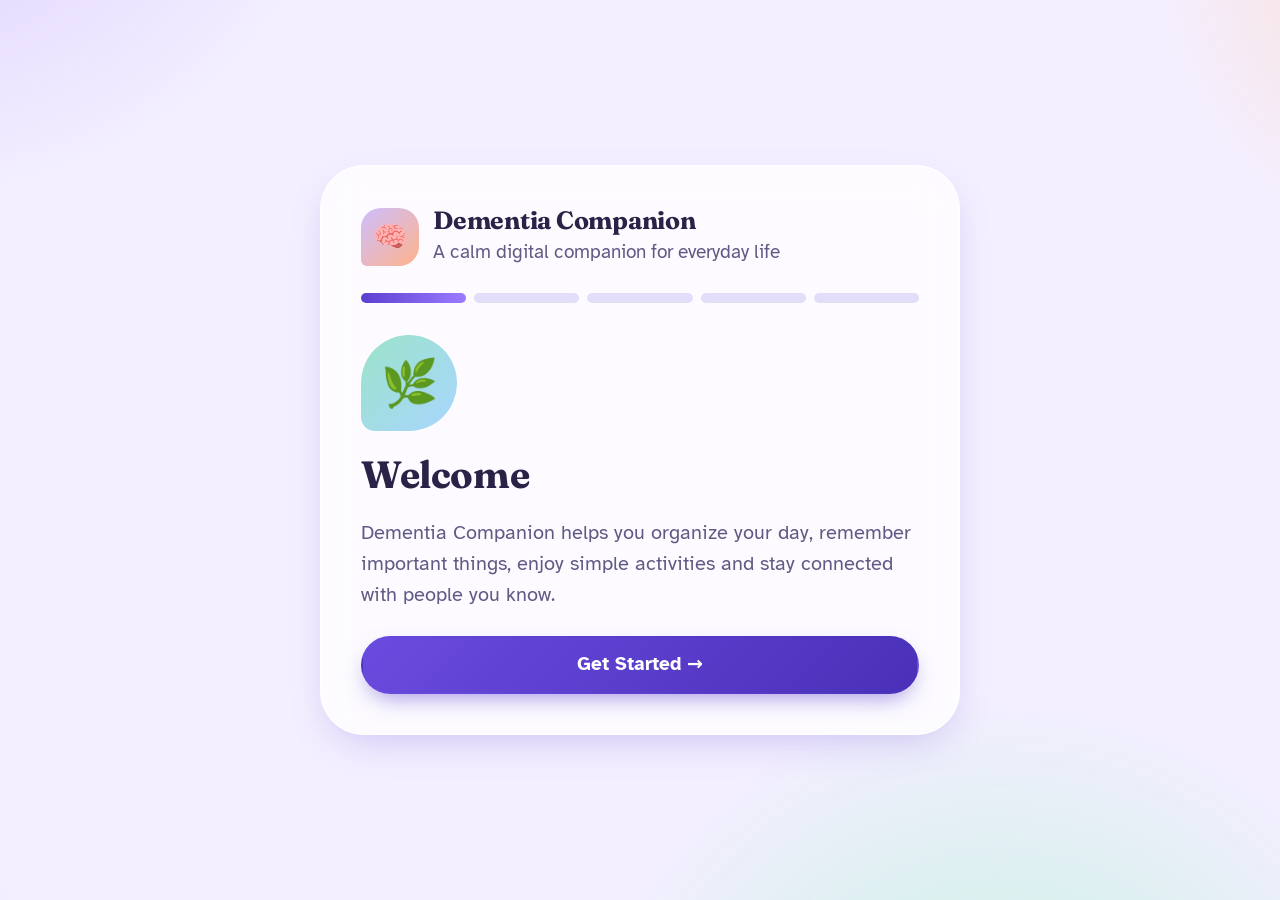
<file: index.html>
<!DOCTYPE html>
<html lang="en">
<head>
  <meta charset="UTF-8">
  <meta name="viewport" content="width=device-width, initial-scale=1.0">
  <meta name="theme-color" content="#5b6ee1">

  <title>Dementia Companion</title>

  <link rel="stylesheet" href="style.css">
</head>

<body>

  <!-- ================= ONBOARDING ================= -->
  <section id="onboarding" class="onboarding">

    <div class="onboarding-card">

      <div class="brand">
        <div class="brand-icon">🧠</div>
        <div>
          <h1>Dementia Companion</h1>
          <p>A calm digital companion for everyday life</p>
        </div>
      </div>

      <div class="progress">
        <span class="progress-dot active"></span>
        <span class="progress-dot"></span>
        <span class="progress-dot"></span>
        <span class="progress-dot"></span>
        <span class="progress-dot"></span>
      </div>

      <!-- STEP 1 -->
      <div class="onboarding-step active" id="step1">

        <div class="welcome-icon">🌿</div>

        <h2>Welcome</h2>

        <p>
          Dementia Companion helps you organize your day,
          remember important things, enjoy simple activities
          and stay connected with people you know.
        </p>

        <button class="primary-btn full" onclick="nextStep(2)">
          Get Started →
        </button>

      </div>


      <!-- STEP 2 -->
      <div class="onboarding-step" id="step2">

        <div class="step-icon">👋</div>

        <h2>What should we call you?</h2>

        <p>Your name helps us personalize your experience.</p>

        <label for="userName">Your name</label>

        <input
          id="userName"
          type="text"
          placeholder="Enter your name"
          autocomplete="name"
        >

        <div class="button-row">
          <button class="secondary-btn" onclick="nextStep(1)">
            Back
          </button>

          <button class="primary-btn" onclick="validateName()">
            Continue
          </button>
        </div>

      </div>


      <!-- STEP 3 -->
      <div class="onboarding-step" id="step3">

        <div class="step-icon">📍</div>

        <h2>Where are you?</h2>

        <p>
          Location sharing is optional and is OFF by default.
        </p>

        <label>City</label>
        <input id="userCity" type="text" placeholder="Example: Pune">

        <label>State / Region</label>
        <input id="userState" type="text" placeholder="Example: Maharashtra">

        <label>Country</label>
        <input id="userCountry" type="text" placeholder="Example: India">

        <label class="switch-row">
          <span>
            <strong>Allow location sharing</strong>
            <small>Only enable this if you want caregiver access.</small>
          </span>

          <input id="locationConsent" type="checkbox">
          <span class="switch"></span>
        </label>

        <div class="button-row">
          <button class="secondary-btn" onclick="nextStep(2)">
            Back
          </button>

          <button class="primary-btn" onclick="nextStep(4)">
            Continue
          </button>
        </div>

      </div>


      <!-- STEP 4 -->
      <div class="onboarding-step" id="step4">

        <div class="step-icon">♿</div>

        <h2>Make it comfortable</h2>

        <p>Choose accessibility settings that work for you.</p>

        <label>Text size</label>

        <select id="onboardTextSize">
          <option value="normal">Normal</option>
          <option value="large">Large</option>
          <option value="xlarge">Extra Large</option>
        </select>

        <label class="switch-row">
          <span>
            <strong>High contrast</strong>
            <small>Increase visual contrast.</small>
          </span>
          <input id="onboardContrast" type="checkbox">
          <span class="switch"></span>
        </label>

        <label class="switch-row">
          <span>
            <strong>Reduce animation</strong>
            <small>Use fewer moving effects.</small>
          </span>
          <input id="onboardMotion" type="checkbox">
          <span class="switch"></span>
        </label>

        <label>Language</label>

        <select id="onboardLanguage">
          <option value="en">English</option>
          <option value="hi">हिन्दी</option>
          <option value="mr">मराठी</option>
        </select>

        <div class="button-row">
          <button class="secondary-btn" onclick="nextStep(3)">
            Back
          </button>

          <button class="primary-btn" onclick="nextStep(5)">
            Continue
          </button>
        </div>

      </div>


      <!-- STEP 5 -->
      <div class="onboarding-step" id="step5">

        <div class="step-icon">🔐</div>

        <h2>Your choices matter</h2>

        <p>
          Nothing sensitive is enabled automatically.
          Choose what you want to allow.
        </p>

        <label class="consent-box">
          <input id="consentPersonal" type="checkbox">
          <span>
            <strong>Personal information</strong>
            <small>Allow your name and basic profile to be saved.</small>
          </span>
        </label>

        <label class="consent-box">
          <input id="consentPhotos" type="checkbox">
          <span>
            <strong>Photos & memories</strong>
            <small>Allow photos to be stored in this browser.</small>
          </span>
        </label>

        <label class="consent-box">
          <input id="consentVoice" type="checkbox">
          <span>
            <strong>Voice</strong>
            <small>Allow the browser's speech recognition feature.</small>
          </span>
        </label>

        <label class="consent-box">
          <input id="consentLocation" type="checkbox">
          <span>
            <strong>Location</strong>
            <small>Allow simulated location information to be visible to authorized caregivers.</small>
          </span>
        </label>

        <div class="button-row">
          <button class="secondary-btn" onclick="nextStep(4)">
            Back
          </button>

          <button class="primary-btn" onclick="finishOnboarding()">
            Finish Setup ✓
          </button>
        </div>

      </div>

    </div>
  </section>


  <!-- ================= MAIN APPLICATION ================= -->

  <section id="app" class="app hidden">

    <aside class="sidebar" id="sidebar">

      <div class="sidebar-brand">
        <div class="brand-icon">🧠</div>
        <strong>Dementia Companion</strong>
      </div>

      <nav id="navigation">

        <button data-page="home" class="nav-item active">
          <span>🏠</span> Home
        </button>

        <button data-page="schedule" class="nav-item">
          <span>📅</span> My Schedule
        </button>

        <button data-page="reminders" class="nav-item">
          <span>⏰</span> Reminders
        </button>

        <button data-page="people" class="nav-item">
          <span>👥</span> People
        </button>

        <button data-page="memories" class="nav-item">
          <span>🖼️</span> My Memories
        </button>

        <button data-page="games" class="nav-item">
          <span>🎮</span> Games
        </button>

        <button data-page="voice" class="nav-item">
          <span>🎤</span> Voice Assistant
        </button>

        <button data-page="help" class="nav-item">
          <span>🆘</span> Help
        </button>

        <button data-page="caregiver" class="nav-item">
          <span>🧑‍🍼</span> Caregiver
        </button>

        <button data-page="privacy" class="nav-item">
          <span>🔐</span> Privacy
        </button>

        <button data-page="location" class="nav-item">
          <span>📍</span> Safety Location
        </button>

        <button data-page="audit" class="nav-item">
          <span>📋</span> Activity Log
        </button>

        <button data-page="settings" class="nav-item">
          <span>⚙️</span> Settings
        </button>

        <button data-page="how" class="nav-item">
          <span>ℹ️</span> How It Works
        </button>

      </nav>

      <div class="sidebar-footer">
        <button class="logout-btn" onclick="resetData()">
          ↻ Reset App
        </button>
      </div>

    </aside>


    <main class="main">

      <header class="topbar">

        <button
          class="menu-btn"
          aria-label="Open menu"
          onclick="toggleSidebar()">
          ☰
        </button>

        <div>
          <div class="top-title" id="pageTitle">Home</div>
          <div class="top-date" id="topDate"></div>
        </div>

        <div class="top-actions">

          <button
            class="icon-btn"
            title="Read page aloud"
            onclick="readCurrentPage()">
            🔊
          </button>

          <button
            class="icon-btn"
            title="Change appearance"
            onclick="toggleTheme()">
            🌓
          </button>

        </div>

      </header>


      <div id="pageContent" class="page-content"></div>

    </main>

  </section>


  <!-- MODAL -->
  <div id="modal" class="modal hidden">
    <div class="modal-backdrop" onclick="closeModal()"></div>

    <div class="modal-box">

      <button class="modal-close" onclick="closeModal()">×</button>

      <div id="modalContent"></div>

    </div>
  </div>


  <!-- TOAST -->
  <div id="toast" class="toast"></div>

  <div
    id="liveRegion"
    class="sr-only"
    aria-live="polite">
  </div>


  <script src="script.js"></script>

</body>
</html>
</file>
<file: style.css>
/* DEMENTIA COMPANION — "DUSK" THEME
   Aurora gradients, frosted glass, soft serif headings.
   Same class names as before: drop-in replacement.
*/

@import url("https://fonts.googleapis.com/css2?family=Atkinson+Hyperlegible:wght@400;700&family=Fraunces:opsz,wght@9..144,500;9..144,700&display=swap");

:root {
  --ink: #2a2347;
  --bg: #f4efff;
  --surface: rgba(255, 255, 255, 0.78);
  --surface-solid: #ffffff;
  --surface-2: rgba(124, 92, 255, 0.1);
  --text: #2a2347;
  --muted: #625a85;
  --primary: #5b3fd0;
  --primary-dark: #3f27a8;
  --on-primary: #ffffff;
  --peach: #ffb38a;
  --mint: #9be3c9;
  --lilac: #cdbdff;
  --sky: #a9d6ff;
  --accent: var(--peach);
  --danger: #c03a5a;
  --warning: #9a5b00;
  --success: #1f7a58;
  --border: rgba(91, 63, 208, 0.16);
  --shadow: 0 14px 40px -12px rgba(91, 63, 208, 0.28);
  --glass: blur(18px) saturate(140%);
  --radius: 30px;
  --radius-small: 18px;
  --sidebar-width: 290px;
  --focus: #ff8a4c;
  --display: "Fraunces", Georgia, "Times New Roman", serif;
  --aurora:
    radial-gradient(60vmax 50vmax at 8% 0%, #d9ccff 0%, transparent 60%),
    radial-gradient(50vmax 45vmax at 100% 10%, #ffd9c2 0%, transparent 60%),
    radial-gradient(55vmax 50vmax at 70% 100%, #c4f1e1 0%, transparent 60%),
    radial-gradient(45vmax 40vmax at 0% 100%, #bfe0ff 0%, transparent 60%);
}

* { box-sizing: border-box; }
html { scroll-behavior: smooth; }

body {
  margin: 0;
  font-family: "Atkinson Hyperlegible", "Segoe UI", system-ui, sans-serif;
  font-size: 19px;
  line-height: 1.55;
  color: var(--text);
  background-color: var(--bg);
  background-image: var(--aurora);
  background-attachment: fixed;
  min-height: 100vh;
}

h1, h2, h3 { font-family: var(--display); font-weight: 700; line-height: 1.15; letter-spacing: -0.01em; }
p { max-width: 65ch; }

button, input, select, textarea { font: inherit; }
button { cursor: pointer; color: inherit; }

:focus-visible { outline: 4px solid var(--focus); outline-offset: 3px; border-radius: 10px; }

.hidden { display: none !important; }

/* ONBOARDING */

.onboarding { min-height: 100vh; display: flex; align-items: center; justify-content: center; padding: 20px; }

.onboarding-card {
  width: 100%;
  max-width: 640px;
  padding: 40px;
  background: var(--surface);
  -webkit-backdrop-filter: var(--glass);
  backdrop-filter: var(--glass);
  border: 1px solid rgba(255, 255, 255, 0.9);
  border-radius: 44px;
  box-shadow: var(--shadow);
}

.brand { display: flex; gap: 14px; align-items: center; margin-bottom: 26px; }

.brand-icon {
  width: 58px;
  height: 58px;
  display: grid;
  place-items: center;
  background: linear-gradient(135deg, var(--lilac), var(--peach));
  border-radius: 20px 20px 20px 6px;
  font-size: 28px;
}

.brand h1 { margin: 0; font-size: 25px; }
.brand p { margin: 3px 0 0; color: var(--muted); }

.progress { display: flex; gap: 8px; margin-bottom: 32px; }
.progress-dot { height: 10px; flex: 1; border-radius: 20px; background: var(--border); }
.progress-dot.active { background: linear-gradient(90deg, var(--primary), #9b7bff); }

.onboarding-step { display: none; }
.onboarding-step.active { display: block; }

.welcome-icon,
.step-icon {
  width: 96px;
  height: 96px;
  display: grid;
  place-items: center;
  background: linear-gradient(135deg, var(--mint), var(--sky));
  border-radius: 50% 50% 50% 14px;
  font-size: 46px;
  margin-bottom: 22px;
}

.onboarding-step h2 { font-size: 38px; margin: 0 0 12px; }
.onboarding-step p { color: var(--muted); font-size: 20px; margin-bottom: 26px; }

label { display: block; font-weight: 700; margin: 18px 0 8px; }

input, select, textarea {
  width: 100%;
  min-height: 58px;
  padding: 14px 18px;
  border: 2px solid var(--border);
  border-radius: var(--radius-small);
  background: rgba(255, 255, 255, 0.9);
  color: var(--text);
}

input:hover, select:hover, textarea:hover { border-color: var(--primary); }
textarea { min-height: 120px; resize: vertical; }

.button-row { display: flex; gap: 12px; justify-content: flex-end; margin-top: 28px; }

.primary-btn,
.secondary-btn,
.danger-btn {
  min-height: 58px;
  padding: 12px 28px;
  border-radius: 999px;
  border: 2px solid transparent;
  font-weight: 700;
  transition: transform 0.15s, box-shadow 0.15s;
}

.primary-btn {
  color: var(--on-primary);
  background: linear-gradient(135deg, #6a4bdf, #4a30b8);
  box-shadow: 0 10px 24px -8px rgba(91, 63, 208, 0.6);
}

.primary-btn:hover { transform: translateY(-2px); background: linear-gradient(135deg, #5b3fd0, #3f27a8); }
.secondary-btn { background: rgba(255, 255, 255, 0.7); color: var(--primary-dark); border-color: var(--primary); }
.secondary-btn:hover { background: var(--surface-solid); }
.danger-btn { color: #fff; background: var(--danger); }
.full { width: 100%; }

/* SWITCHES / CONSENT */

.switch-row {
  display: flex;
  align-items: center;
  justify-content: space-between;
  gap: 16px;
  padding: 16px 20px;
  background: rgba(255, 255, 255, 0.7);
  border: 1px solid var(--border);
  border-radius: 22px;
}

.switch-row small { display: block; color: var(--muted); font-weight: 400; margin-top: 3px; }
.switch-row input { display: none; }

.switch {
  width: 66px;
  height: 38px;
  flex-shrink: 0;
  border-radius: 38px;
  background: #a9a2c6;
  position: relative;
  transition: background 0.2s;
}

.switch::after {
  content: "";
  width: 30px;
  height: 30px;
  position: absolute;
  top: 4px;
  left: 4px;
  border-radius: 50%;
  background: #fff;
  box-shadow: 0 2px 6px rgba(42, 35, 71, 0.3);
  transition: left 0.2s;
}

.switch-row input:checked + .switch { background: linear-gradient(135deg, #2f9d77, #1f7a58); }
.switch-row input:checked + .switch::after { left: 32px; }
.switch-row input:focus-visible + .switch { outline: 4px solid var(--focus); outline-offset: 3px; }

.consent-box {
  display: flex;
  align-items: flex-start;
  gap: 14px;
  padding: 16px 20px;
  background: linear-gradient(135deg, rgba(255, 179, 138, 0.28), rgba(205, 189, 255, 0.28));
  border-radius: 22px;
}

.consent-box input { width: 26px; min-height: 26px; height: 26px; margin-top: 3px; accent-color: var(--primary); }
.consent-box small { display: block; color: var(--muted); font-weight: 400; }

/* APPLICATION */

.app { min-height: 100vh; display: flex; padding-left: calc(var(--sidebar-width) + 16px); }

.sidebar {
  width: var(--sidebar-width);
  position: fixed;
  left: 16px;
  top: 16px;
  bottom: 16px;
  z-index: 50;
  background: linear-gradient(170deg, #3a2a86 0%, #2a2347 100%);
  color: #e6e0ff;
  border-radius: 38px;
  box-shadow: var(--shadow);
  display: flex;
  flex-direction: column;
  overflow: hidden;
}

.sidebar::before {
  content: "";
  position: absolute;
  width: 240px;
  height: 240px;
  right: -90px;
  top: -90px;
  border-radius: 50%;
  background: radial-gradient(circle, rgba(255, 179, 138, 0.55), transparent 70%);
  pointer-events: none;
}

.sidebar-brand {
  position: relative;
  display: flex;
  align-items: center;
  gap: 12px;
  padding: 22px 22px 12px;
  font-family: var(--display);
  font-size: 20px;
  font-weight: 700;
  color: #fff;
}

.sidebar-brand .brand-icon { width: 46px; height: 46px; font-size: 23px; }

#navigation { position: relative; padding: 8px 14px; overflow-y: auto; flex: 1; scrollbar-width: thin; scrollbar-color: rgba(255,255,255,0.3) transparent; }
#navigation::-webkit-scrollbar { width: 6px; }
#navigation::-webkit-scrollbar-thumb { background: rgba(255,255,255,0.3); border-radius: 6px; }
#navigation::-webkit-scrollbar-track { background: transparent; }

.nav-item {
  width: 100%;
  min-height: 54px;
  border: 0;
  background: transparent;
  color: #d9d1ff;
  padding: 12px 18px;
  border-radius: 999px;
  text-align: left;
  display: flex;
  align-items: center;
  gap: 14px;
  margin-bottom: 4px;
  font-weight: 700;
  font-size: 18px;
}

.nav-item:hover { background: rgba(255, 255, 255, 0.12); color: #fff; }

.nav-item.active {
  background-color: #ffc9a3;
  background-image: linear-gradient(135deg, #ffb38a, #ffd9bf);
  color: #2b1700;
  box-shadow: 0 8px 20px -8px rgba(255, 179, 138, 0.8);
}

.nav-item span { font-size: 24px; }

.sidebar-footer { position: relative; padding: 16px 18px 22px; }

.logout-btn {
  width: 100%;
  min-height: 50px;
  padding: 11px;
  border: 2px solid rgba(255, 255, 255, 0.35);
  background: transparent;
  border-radius: 999px;
  color: #fff;
  font-weight: 700;
}

.logout-btn:hover { background: rgba(255, 255, 255, 0.14); }

.main {
  margin-left: 0;
  width: 100%;
  min-width: 0;
  min-height: 100vh;
}

.topbar {
  height: 84px;
  position: sticky;
  top: 0;
  z-index: 40;
  display: flex;
  align-items: center;
  justify-content: space-between;
  padding: 0 32px;
  background: rgba(244, 239, 255, 0.6);
  -webkit-backdrop-filter: var(--glass);
  backdrop-filter: var(--glass);
}

.top-title { font-family: var(--display); font-size: 28px; font-weight: 700; }
.top-date { color: var(--muted); font-size: 16px; }
.top-actions { display: flex; gap: 10px; }

.icon-btn,
.menu-btn {
  width: 54px;
  height: 54px;
  border: 1px solid rgba(255, 255, 255, 0.9);
  border-radius: 50%;
  background: var(--surface);
  color: var(--text);
  font-size: 22px;
  box-shadow: 0 8px 20px -10px rgba(91, 63, 208, 0.5);
}

.icon-btn:hover,
.menu-btn:hover { background: var(--surface-solid); }
.menu-btn { display: none; }

.page-content { max-width: 1280px; margin: auto; padding: 16px 32px 48px; }

/* HOME */

.hero {
  position: relative;
  overflow: hidden;
  padding: 48px 44px;
  border-radius: 44px;
  background: linear-gradient(125deg, #6a4bdf 0%, #9b7bff 45%, #ffa77a 100%);
  color: #fff;
  margin-bottom: 28px;
  box-shadow: var(--shadow);
}

.hero::before,
.hero::after {
  content: "";
  position: absolute;
  border-radius: 50%;
  pointer-events: none;
}

.hero::before { width: 320px; height: 320px; right: -80px; top: -120px; background: rgba(255, 255, 255, 0.22); }
.hero::after { width: 200px; height: 200px; right: 140px; bottom: -110px; background: rgba(255, 224, 160, 0.4); }

.hero h1 { position: relative; font-size: clamp(36px, 5.5vw, 62px); margin: 0 0 12px; text-shadow: 0 2px 18px rgba(42, 35, 71, 0.35); }
.hero p { position: relative; margin: 0; color: #fff; font-size: 22px; text-shadow: 0 1px 12px rgba(42, 35, 71, 0.4); }

.date-card {
  position: relative;
  margin-top: 26px;
  display: inline-flex;
  align-items: center;
  gap: 12px;
  padding: 12px 22px;
  background: rgba(255, 255, 255, 0.92);
  color: var(--ink);
  font-weight: 700;
  font-size: 20px;
  border-radius: 999px;
}

.hero .date-card,
.hero .date-card * { color: var(--ink); text-shadow: none; margin: 0; }

.section-heading { display: flex; justify-content: space-between; align-items: center; gap: 16px; margin: 38px 0 16px; }
.section-heading h2 { margin: 0; font-size: 30px; }

.card-grid { display: grid; grid-template-columns: repeat(3, 1fr); gap: 20px; }

.action-card {
  min-height: 180px;
  border: 1px solid rgba(255, 255, 255, 0.95);
  background: var(--surface);
  -webkit-backdrop-filter: var(--glass);
  backdrop-filter: var(--glass);
  border-radius: var(--radius);
  padding: 26px;
  text-align: left;
  box-shadow: var(--shadow);
  transition: transform 0.2s, box-shadow 0.2s;
}

.action-card:hover { transform: translateY(-4px); box-shadow: 0 22px 50px -14px rgba(91, 63, 208, 0.4); }
.action-card:active { transform: none; }

.action-icon {
  width: 68px;
  height: 68px;
  display: grid;
  place-items: center;
  border-radius: 24px 24px 24px 8px;
  background: linear-gradient(135deg, var(--lilac), var(--sky));
  font-size: 34px;
  margin-bottom: 16px;
}

.card-grid > :nth-child(3n+2) .action-icon { background: linear-gradient(135deg, var(--peach), #ffe0a8); }
.card-grid > :nth-child(3n+3) .action-icon { background: linear-gradient(135deg, var(--mint), var(--sky)); }

.action-card h3 { margin: 0 0 6px; font-size: 23px; }
.action-card p { margin: 0; color: var(--muted); }

/* CARDS */

.card {
  background: var(--surface);
  -webkit-backdrop-filter: var(--glass);
  backdrop-filter: var(--glass);
  border: 1px solid rgba(255, 255, 255, 0.95);
  border-radius: var(--radius);
  padding: 26px;
  box-shadow: var(--shadow);
}

.card h3 { margin-top: 0; font-size: 24px; }

.two-column { display: grid; grid-template-columns: 1fr 1fr; gap: 22px; }
.three-column { display: grid; grid-template-columns: repeat(3, 1fr); gap: 20px; }

/* TIMELINE */

.timeline { position: relative; margin-top: 20px; }

.timeline-item { display: grid; grid-template-columns: 96px 28px 1fr; gap: 12px; align-items: start; min-height: 96px; }

.timeline-time { font-family: var(--display); font-weight: 700; font-size: 21px; color: var(--primary-dark); padding-top: 0; }

.timeline-dot {
  width: 22px;
  height: 22px;
  border-radius: 50%;
  background: linear-gradient(135deg, var(--peach), #ff8a6a);
  box-shadow: 0 0 0 6px rgba(255, 179, 138, 0.35);
  margin-top: 5px;
  position: relative;
}

.timeline-dot::after {
  content: "";
  position: absolute;
  top: 28px;
  left: 9px;
  width: 4px;
  height: 66px;
  background: linear-gradient(var(--lilac), transparent);
  border-radius: 4px;
}

.timeline-item:last-child .timeline-dot::after { display: none; }

.timeline-content { padding-bottom: 22px; }
.timeline-content strong { font-size: 20px; }
.timeline-content small { display: block; color: var(--muted); font-size: 16px; }

/* LISTS */

.list { display: grid; gap: 14px; }

.list-item {
  display: flex;
  align-items: center;
  justify-content: space-between;
  gap: 16px;
  padding: 18px 22px;
  margin-bottom: 16px; 
  border: 1px solid rgba(255, 255, 255, 0.95);
  border-radius: 28px;
  background: var(--surface);
  box-shadow: 0 10px 28px -16px rgba(91, 63, 208, 0.4);
}

.list-main { display: flex; align-items: center; gap: 16px; }

.list-icon {
  width: 54px;
  height: 54px;
  flex-shrink: 0;
  display: grid;
  place-items: center;
  border-radius: 20px 20px 20px 6px;
  background: linear-gradient(135deg, var(--lilac), var(--sky));
  font-size: 25px;
}

.list-actions { display: flex; gap: 8px; flex-wrap: wrap; }

.small-btn {
  min-height: 48px;
  min-width: 48px;
  border: 2px solid var(--border);
  background: rgba(255, 255, 255, 0.85);
  border-radius: 999px;
  padding: 8px 20px;
  color: var(--text);
  font-weight: 700;
}

.small-btn:hover { border-color: var(--primary); background: #fff; }
.small-btn.primary { color: var(--on-primary); background: var(--primary); border-color: var(--primary); }
.small-btn.danger { color: var(--danger); border-color: var(--danger); }

/* PEOPLE / MEMORIES */

.people-grid,
.memory-grid { display: grid; grid-template-columns: repeat(3, 1fr); gap: 22px; }

.person-card,
.memory-card {
  background: var(--surface);
  -webkit-backdrop-filter: var(--glass);
  backdrop-filter: var(--glass);
  border: 1px solid rgba(255, 255, 255, 0.95);
  border-radius: 36px;
  overflow: hidden;
  box-shadow: var(--shadow);
}

.person-top { padding: 24px; display: flex; gap: 18px; align-items: center; }

.avatar {
  width: 84px;
  height: 84px;
  flex-shrink: 0;
  display: grid;
  place-items: center;
  border-radius: 50%;
  background: linear-gradient(135deg, var(--peach), var(--lilac));
  border: 4px solid #fff;
  box-shadow: 0 8px 20px -8px rgba(91, 63, 208, 0.6);
  color: var(--ink);
  font-family: var(--display);
  font-size: 30px;
  font-weight: 700;
}

.person-card h3,
.memory-card h3 { margin: 0 0 4px; font-size: 24px; }

.muted { color: var(--muted); }

.person-actions,
.memory-info { padding: 0 24px 24px; }

.memory-image {
  min-height: 210px;
  display: grid;
  place-items: center;
  background: linear-gradient(135deg, var(--lilac), var(--peach));
  font-size: 72px;
}

.memory-image img { width: 100%; height: 230px; object-fit: cover; }
.memory-info p { color: var(--muted); }

/* GAMES */

.game-menu { display: grid; grid-template-columns: repeat(3, 1fr); gap: 20px; margin-bottom: 28px; }

.game-select {
  border: 1px solid rgba(255, 255, 255, 0.95);
  background: var(--surface);
  border-radius: var(--radius);
  padding: 26px;
  text-align: left;
  box-shadow: var(--shadow);
  transition: transform 0.2s;
}

.game-select:hover { transform: translateY(-4px); }
.game-select .game-emoji { font-size: 42px; }
.game-select h3 { margin: 10px 0 5px; font-size: 23px; }
.game-select p { color: var(--muted); margin: 0; }

.game-area {
  min-height: 330px;
  padding: 36px;
  background: var(--surface);
  -webkit-backdrop-filter: var(--glass);
  backdrop-filter: var(--glass);
  border: 1px solid rgba(255, 255, 255, 0.95);
  border-radius: 44px;
  text-align: center;
  box-shadow: var(--shadow);
}

.answer-grid { display: grid; grid-template-columns: repeat(2, 1fr); gap: 16px; max-width: 640px; margin: 28px auto; }

.answer-btn {
  min-height: 84px;
  padding: 16px;
  background: #fff;
  border: 3px solid var(--border);
  border-radius: 28px;
  font-size: 22px;
  font-weight: 700;
  transition: transform 0.15s, border-color 0.15s;
}

.answer-btn:hover { border-color: var(--primary); transform: scale(1.02); }

.game-objects { display: flex; justify-content: center; gap: 16px; flex-wrap: wrap; margin: 28px 0; }

.object-btn {
  width: 96px;
  height: 96px;
  border: 3px solid var(--border);
  background: #fff;
  border-radius: 32px;
  font-size: 48px;
  transition: transform 0.15s;
}

.object-btn:hover { border-color: var(--primary); transform: scale(1.06) rotate(-2deg); }

/* SETTINGS */

.setting-group { margin-bottom: 24px; }
.setting-group h3 { margin-bottom: 8px; }

.setting-row { display: flex; align-items: center; justify-content: space-between; gap: 20px; padding: 18px 0; border-bottom: 1px solid var(--border); }
.setting-row:last-child { border-bottom: 0; }
.setting-row small { display: block; color: var(--muted); }

/* STATUS */

.status { display: inline-flex; align-items: center; gap: 6px; padding: 6px 14px; border-radius: 999px; font-size: 15px; font-weight: 700; }
.status.on { color: var(--success); background: rgba(155, 227, 201, 0.5); }
.status.off { color: var(--danger); background: rgba(192, 58, 90, 0.12); }
.status.demo { color: var(--warning); background: rgba(255, 179, 138, 0.4); }

/* MODAL */

.modal { position: fixed; inset: 0; z-index: 100; }

.modal-backdrop {
  position: absolute;
  inset: 0;
  background: rgba(42, 35, 71, 0.55);
  -webkit-backdrop-filter: blur(6px);
  backdrop-filter: blur(6px);
}

.modal-box {
  position: relative;
  z-index: 2;
  width: calc(100% - 30px);
  max-width: 640px;
  max-height: 90vh;
  overflow-y: auto;
  margin: 5vh auto;
  background: var(--surface-solid);
  border-radius: 44px;
  padding: 36px;
  box-shadow: 0 30px 80px rgba(42, 35, 71, 0.4);
}

.modal-close {
  position: absolute;
  right: 18px;
  top: 18px;
  width: 54px;
  height: 54px;
  border: 0;
  border-radius: 50%;
  background: var(--surface-2);
  font-size: 26px;
}

/* TOAST */

.toast {
  position: fixed;
  right: 24px;
  bottom: 24px;
  z-index: 200;
  max-width: 380px;
  padding: 16px 24px;
  border-radius: 999px;
  background: var(--ink);
  color: #fff;
  font-weight: 700;
  box-shadow: var(--shadow);
  opacity: 0;
  transform: translateY(15px);
  pointer-events: none;
  transition: 0.25s;
}

.toast.show { opacity: 1; transform: translateY(0); }

/* EMPTY */

.empty { padding: 48px 20px; text-align: center; color: var(--muted); }
.empty-icon { font-size: 56px; margin-bottom: 10px; }

/* ACCESSIBILITY */

.text-large { font-size: 22px; }
.text-xlarge { font-size: 25px; }

.high-contrast {
  --bg: #ffffff;
  --surface: #ffffff;
  --surface-solid: #ffffff;
  --surface-2: #e8e8e8;
  --text: #000000;
  --muted: #1a1a1a;
  --primary: #0b2fa8;
  --primary-dark: #061c6b;
  --border: #000000;
  --glass: none;
  --aurora: none;
  --shadow: none;
}

.high-contrast .hero { background: #061c6b; }
.high-contrast .sidebar { background: #000; }
.high-contrast .topbar { background: #fff; border-bottom: 2px solid #000; }
.high-contrast .card,
.high-contrast .action-card,
.high-contrast .list-item,
.high-contrast .person-card,
.high-contrast .memory-card,
.high-contrast .game-area { border: 2px solid #000; }

.reduce-motion *,
.reduce-motion *::before,
.reduce-motion *::after {
  animation: none !important;
  transition: none !important;
  scroll-behavior: auto !important;
}

@media (prefers-reduced-motion: reduce) {
  *, *::before, *::after { animation: none !important; transition: none !important; scroll-behavior: auto !important; }
}

/* DARK MODE — "NIGHT" */

.theme-dark {
  --bg: #12102a;
  --surface: rgba(38, 32, 78, 0.72);
  --surface-solid: #221c4a;
  --surface-2: rgba(155, 123, 255, 0.18);
  --text: #f1edff;
  --muted: #b9b0e0;
  --primary: #a58bff;
  --primary-dark: #cbbcff;
  --on-primary: #14102e;
  --border: rgba(165, 139, 255, 0.28);
  --shadow: 0 14px 40px -12px rgba(0, 0, 0, 0.6);
  --aurora:
    radial-gradient(60vmax 50vmax at 8% 0%, rgba(110, 76, 220, 0.5) 0%, transparent 60%),
    radial-gradient(50vmax 45vmax at 100% 10%, rgba(255, 140, 90, 0.22) 0%, transparent 60%),
    radial-gradient(55vmax 50vmax at 70% 100%, rgba(60, 170, 140, 0.25) 0%, transparent 60%);
}

.theme-dark .topbar { background: rgba(18, 16, 42, 0.6); }
.theme-dark .card,
.theme-dark .action-card,
.theme-dark .list-item,
.theme-dark .person-card,
.theme-dark .memory-card,
.theme-dark .game-select,
.theme-dark .game-area,
.theme-dark .onboarding-card,
.theme-dark .icon-btn,
.theme-dark .menu-btn { border-color: var(--border); }
.theme-dark input, .theme-dark select, .theme-dark textarea,
.theme-dark .small-btn, .theme-dark .answer-btn, .theme-dark .object-btn { background: var(--surface-solid); color: var(--text); }
.theme-dark .secondary-btn { background: transparent; }
.theme-dark .avatar { border-color: var(--surface-solid); }
.theme-dark .toast { background: var(--surface-solid); }

/* SCREEN READER */

.sr-only { position: absolute; width: 1px; height: 1px; padding: 0; margin: -1px; overflow: hidden; clip: rect(0, 0, 0, 0); white-space: nowrap; border: 0; }

/* RESPONSIVE */

@media (max-width: 1100px) {
  .card-grid, .game-menu, .people-grid, .memory-grid { grid-template-columns: repeat(2, 1fr); }
}

@media (max-width: 800px) {
  .sidebar { left: 10px; top: 10px; bottom: 10px; transform: translateX(-110%); transition: transform 0.25s; }
  .sidebar.open { transform: translateX(0); box-shadow: 0 0 0 100vmax rgba(42, 35, 71, 0.5); }
  .app { padding-left: 0; }
  .main { margin-left: 0; width: 100%; }
  .menu-btn { display: block; }
  .topbar { padding: 0 16px; }
  .page-content { padding: 12px 16px 40px; }

  .card-grid, .game-menu, .people-grid, .memory-grid, .two-column, .three-column { grid-template-columns: 1fr; }

  .hero { padding: 32px 24px; border-radius: 34px; }
  .button-row { flex-direction: column-reverse; }
  .button-row button { width: 100%; }
  .list-item { align-items: flex-start; flex-direction: column; }
  .list-actions { width: 100%; }
  .list-actions button { flex: 1; }
  .toast { left: 16px; right: 16px; max-width: none; text-align: center; }
}

@media (max-width: 500px) {
  .onboarding-card { padding: 26px; border-radius: 34px; }
  .onboarding-step h2 { font-size: 30px; }
  .top-title { font-size: 21px; }
  .answer-grid { grid-template-columns: 1fr; }
  .timeline-item { grid-template-columns: 74px 24px 1fr; }
}

/* Photos */

.avatar { overflow: hidden; }

.avatar img { width: 100%; 
  height: 100%; 
  object-fit: cover; 
  display: block; 
}

/* ANIMATION LAYER — paste at the very bottom of
   style.css. Colors unchanged. Pure CSS, no JS.
   Turns off automatically for "Reduce animation"
   and for system reduced-motion settings.   */

:root { --ease: cubic-bezier(0.22, 1, 0.36, 1); }

/*  Living aurora background  */
body { background-image: none; }

body::before {
  content: "";
  position: fixed;
  inset: -20%;
  z-index: -1;
  background: var(--aurora);
  animation: auroraDrift 26s ease-in-out infinite alternate;
  pointer-events: none;
}

@keyframes auroraDrift {
  0%   { transform: translate3d(0, 0, 0) scale(1); }
  50%  { transform: translate3d(3%, -2%, 0) scale(1.08); }
  100% { transform: translate3d(-3%, 3%, 0) scale(1.03); }
}

/*  Entrance: rise + fade */
@keyframes rise {
  from { opacity: 0; transform: translateY(26px); }
  to   { opacity: 1; transform: translateY(0); }
}

@keyframes popIn {
  from { opacity: 0; transform: scale(0.92) translateY(12px); }
  to   { opacity: 1; transform: scale(1) translateY(0); }
}

@keyframes slideRight {
  from { opacity: 0; transform: translateX(-40px); }
  to   { opacity: 1; transform: translateX(0); }
}

/* "backwards" = hidden during the delay, then the element
   is released so hover effects still work */
.hero,
.section-heading,
.card,
.action-card,
.game-select,
.list-item,
.person-card,
.memory-card,
.timeline-item,
.game-area {
  animation: rise 0.7s var(--ease) backwards;
}

.hero { animation-duration: 0.9s; }

/* stagger children, one after the other */
.card-grid > :nth-child(1), .people-grid > :nth-child(1), .memory-grid > :nth-child(1), .game-menu > :nth-child(1), .list > :nth-child(1), .timeline > :nth-child(1) { animation-delay: 0.05s; }
.card-grid > :nth-child(2), .people-grid > :nth-child(2), .memory-grid > :nth-child(2), .game-menu > :nth-child(2), .list > :nth-child(2), .timeline > :nth-child(2) { animation-delay: 0.12s; }
.card-grid > :nth-child(3), .people-grid > :nth-child(3), .memory-grid > :nth-child(3), .game-menu > :nth-child(3), .list > :nth-child(3), .timeline > :nth-child(3) { animation-delay: 0.19s; }
.card-grid > :nth-child(4), .people-grid > :nth-child(4), .memory-grid > :nth-child(4), .game-menu > :nth-child(4), .list > :nth-child(4), .timeline > :nth-child(4) { animation-delay: 0.26s; }
.card-grid > :nth-child(5), .people-grid > :nth-child(5), .memory-grid > :nth-child(5), .game-menu > :nth-child(5), .list > :nth-child(5), .timeline > :nth-child(5) { animation-delay: 0.33s; }
.card-grid > :nth-child(n+6), .people-grid > :nth-child(n+6), .memory-grid > :nth-child(n+6), .game-menu > :nth-child(n+6), .list > :nth-child(n+6), .timeline > :nth-child(n+6) { animation-delay: 0.4s; }

/* the memory-match game re-renders on every tap, so keep it still */
.game-area, .game-area * { animation: none; }

/* Hero: flowing gradient + floating shapes  */
.hero {
  background-size: 220% 220%;
  animation: rise 0.9s var(--ease) backwards, heroFlow 14s ease-in-out infinite alternate;
}

@keyframes heroFlow {
  0%   { background-position: 0% 40%; }
  100% { background-position: 100% 60%; }
}

.hero::before { animation: floatA 9s ease-in-out infinite alternate; }
.hero::after  { animation: floatB 11s ease-in-out infinite alternate; }

@keyframes floatA {
  from { transform: translate(0, 0) scale(1); }
  to   { transform: translate(-30px, 24px) scale(1.12); }
}

@keyframes floatB {
  from { transform: translate(0, 0) scale(1); }
  to   { transform: translate(26px, -20px) scale(0.9); }
}

/*  Sidebar (desktop only, so mobile drawer is unaffected)  */
@media (min-width: 801px) {
  .sidebar { animation: slideRight 0.8s var(--ease) backwards; }
  .nav-item { animation: slideRight 0.6s var(--ease) backwards; }
  .nav-item:nth-child(1) { animation-delay: 0.10s; }
  .nav-item:nth-child(2) { animation-delay: 0.15s; }
  .nav-item:nth-child(3) { animation-delay: 0.20s; }
  .nav-item:nth-child(4) { animation-delay: 0.25s; }
  .nav-item:nth-child(5) { animation-delay: 0.30s; }
  .nav-item:nth-child(6) { animation-delay: 0.35s; }
  .nav-item:nth-child(7) { animation-delay: 0.40s; }
  .nav-item:nth-child(n+8) { animation-delay: 0.45s; }
}

.sidebar::before { animation: glowPulse 7s ease-in-out infinite alternate; }

@keyframes glowPulse {
  from { transform: scale(1); opacity: 0.8; }
  to   { transform: scale(1.35); opacity: 1; }
}

.sidebar-brand .brand-icon { animation: bob 4s ease-in-out infinite; }

@keyframes bob {
  0%, 100% { transform: translateY(0) rotate(0); }
  50%      { transform: translateY(-4px) rotate(-4deg); }
}

.nav-item { transition: background 0.2s, transform 0.25s var(--ease), color 0.2s; }
.nav-item:hover { transform: translateX(6px); }

/*  Hover motion  */
.card, .list-item, .person-card, .memory-card {
  transition: transform 0.3s var(--ease), box-shadow 0.3s var(--ease);
}

.card:hover, .list-item:hover, .person-card:hover, .memory-card:hover {
  transform: translateY(-5px);
  box-shadow: 0 24px 50px -16px rgba(91, 63, 208, 0.42);
}

.action-card, .game-select { transition: transform 0.3s var(--ease), box-shadow 0.3s var(--ease); }
.action-card:hover, .game-select:hover { transform: translateY(-7px) scale(1.015); }

.action-icon { transition: transform 0.4s var(--ease); }
.action-card:hover .action-icon { transform: rotate(-8deg) scale(1.12); }

.memory-image { transition: transform 0.6s var(--ease); }
.memory-card:hover .memory-image { transform: scale(1.06); }
.memory-card { overflow: hidden; }

.avatar { transition: transform 0.35s var(--ease), box-shadow 0.35s; }
.person-card:hover .avatar { transform: scale(1.08) rotate(-3deg); box-shadow: 0 0 0 8px rgba(255, 179, 138, 0.35); }

/*  Buttons: shine sweep + press  */
.primary-btn, .small-btn.primary { position: relative; overflow: hidden; }

.primary-btn::after,
.small-btn.primary::after {
  content: "";
  position: absolute;
  top: 0;
  left: -80%;
  width: 50%;
  height: 100%;
  background: linear-gradient(100deg, transparent, rgba(255, 255, 255, 0.45), transparent);
  transform: skewX(-20deg);
  transition: left 0.7s var(--ease);
  pointer-events: none;
}

.primary-btn:hover::after,
.small-btn.primary:hover::after { left: 130%; }

button:active { transform: scale(0.96); transition: transform 0.1s; }

.small-btn, .icon-btn, .menu-btn, .secondary-btn { transition: transform 0.2s var(--ease), border-color 0.2s, background 0.2s; }
.small-btn:hover, .icon-btn:hover, .secondary-btn:hover { transform: translateY(-2px); }
.icon-btn:hover { transform: rotate(12deg) scale(1.08); }

/*  Timeline: pulsing "now" dots  */
.timeline-dot { animation: dotPulse 2.6s ease-out infinite; }

@keyframes dotPulse {
  0%   { box-shadow: 0 0 0 0 rgba(255, 179, 138, 0.7); }
  70%  { box-shadow: 0 0 0 12px rgba(255, 179, 138, 0); }
  100% { box-shadow: 0 0 0 0 rgba(255, 179, 138, 0); }
}

/*  Status chips  */
.status.off { animation: softBlink 2.4s ease-in-out infinite; }
@keyframes softBlink { 50% { opacity: 0.65; } }

/*  Modal, toast, onboarding  */
.modal:not(.hidden) .modal-box { animation: popIn 0.45s var(--ease); }
.modal:not(.hidden) .modal-backdrop { animation: fadeIn 0.3s ease; }
@keyframes fadeIn { from { opacity: 0; } to { opacity: 1; } }

.onboarding-step.active { animation: rise 0.55s var(--ease) backwards; }
.onboarding-card { animation: popIn 0.8s var(--ease) backwards; }
.welcome-icon, .step-icon { animation: bob 4.5s ease-in-out infinite; }

.progress-dot { transition: background 0.4s, flex 0.4s var(--ease); }

/*  Page title swaps softly  */
.top-title { animation: rise 0.5s var(--ease) backwards; }

/*  Switches feel springy  */
.switch::after { transition: left 0.3s cubic-bezier(0.34, 1.56, 0.64, 1); }

/*  Safety: no motion when the user asks for none  */
.reduce-motion body::before { animation: none; }
.reduce-motion *:hover { transform: none !important; }

@media (prefers-reduced-motion: reduce) {
  body::before { animation: none; }
  *:hover { transform: none !important; }
}
</file>
